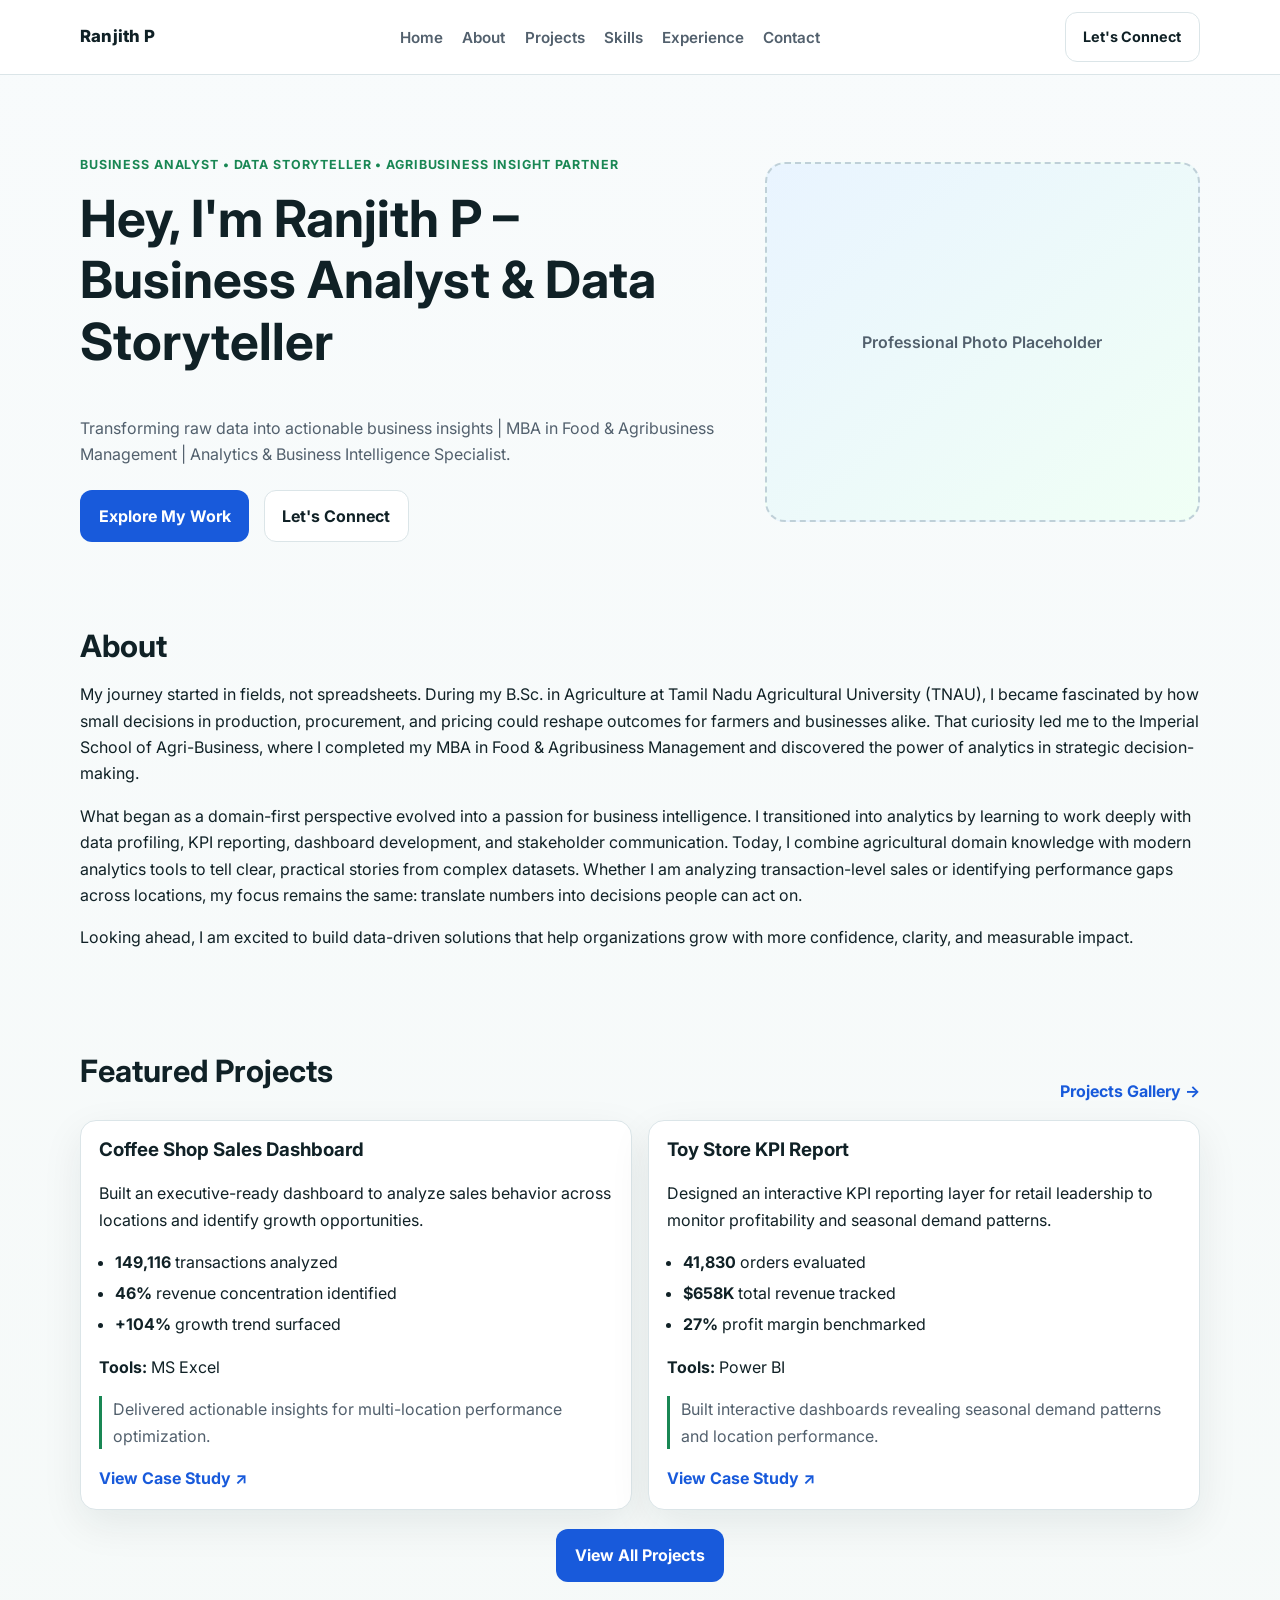
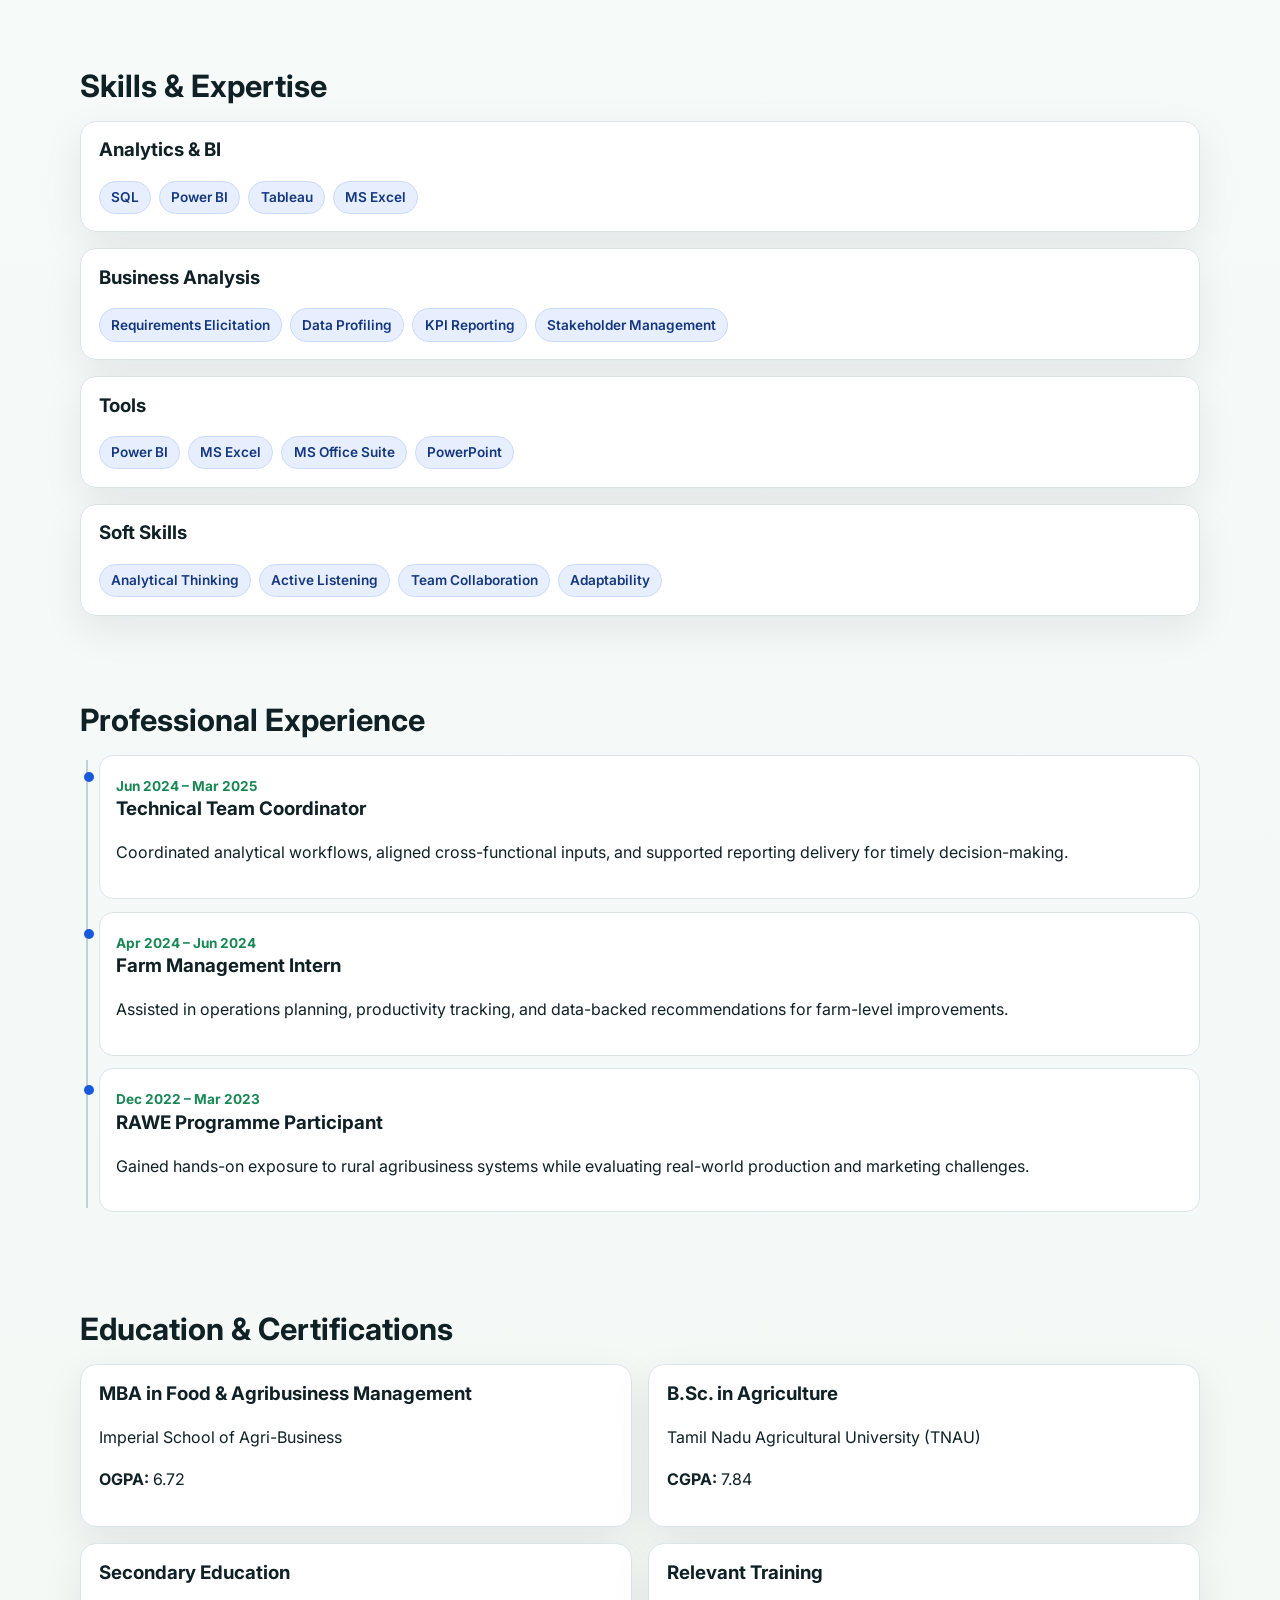
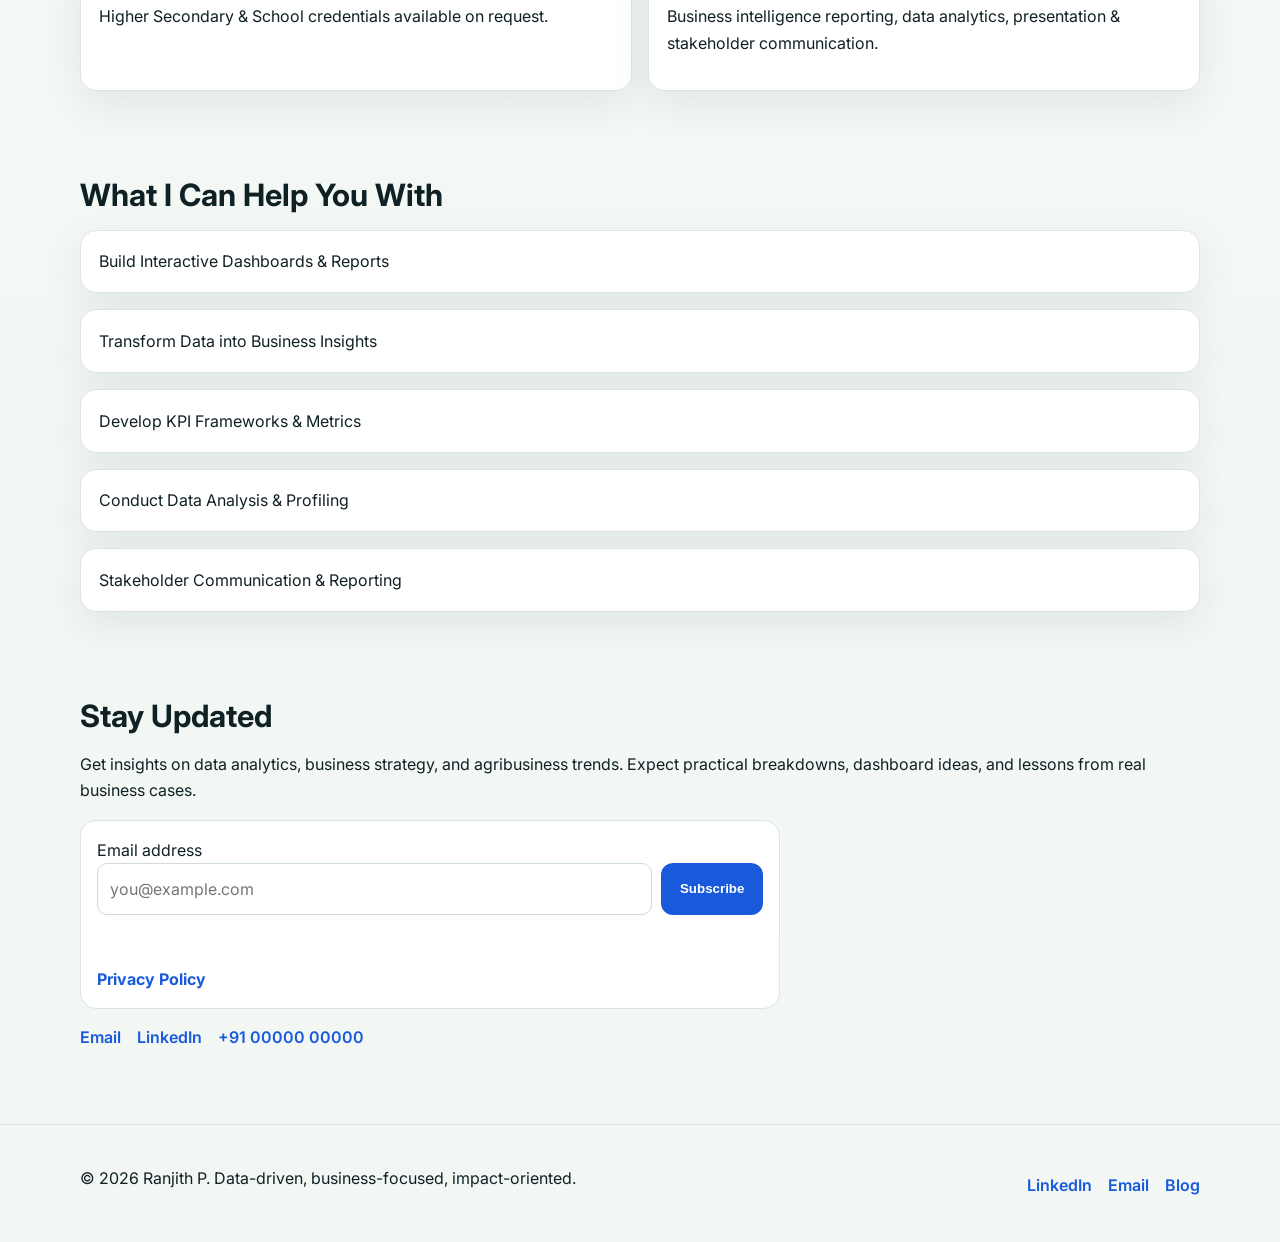
<file: index.html>
<!DOCTYPE html>
<html lang="en">
  <head>
    <meta charset="UTF-8" />
    <meta name="viewport" content="width=device-width, initial-scale=1.0" />
    <title>Ranjith P | Business Analyst Portfolio</title>
    <meta
      name="description"
      content="Portfolio of Ranjith P, Business Analyst specializing in data analytics, BI, and agribusiness insights."
    />
    <link rel="preconnect" href="https://fonts.googleapis.com" />
    <link rel="preconnect" href="https://fonts.gstatic.com" crossorigin />
    <link
      href="https://fonts.googleapis.com/css2?family=Inter:wght@400;500;600;700;800&display=swap"
      rel="stylesheet"
    />
    <link rel="stylesheet" href="styles.css" />
  </head>
  <body>
    <header class="site-header" id="home">
      <nav class="container nav">
        <a href="index.html#home" class="logo">Ranjith P</a>
        <button class="menu-toggle" aria-label="Toggle menu">☰</button>
        <ul class="nav-links">
          <li><a href="#home">Home</a></li>
          <li><a href="#about">About</a></li>
          <li><a href="#projects">Projects</a></li>
          <li><a href="#skills">Skills</a></li>
          <li><a href="#experience">Experience</a></li>
          <li><a href="#contact">Contact</a></li>
        </ul>
        <a class="btn btn-outline nav-cta" href="contact.html">Let's Connect</a>
      </nav>
    </header>

    <main>
      <section class="hero section container reveal">
        <div class="hero-content">
          <p class="eyebrow">Business Analyst • Data Storyteller • Agribusiness Insight Partner</p>
          <h1>Hey, I'm Ranjith P – Business Analyst &amp; Data Storyteller</h1>
          <p class="hero-text">
            Transforming raw data into actionable business insights | MBA in Food &amp;
            Agribusiness Management | Analytics &amp; Business Intelligence Specialist.
          </p>
          <div class="hero-actions">
            <a class="btn btn-primary" href="#projects">Explore My Work</a>
            <a class="btn btn-outline" href="#contact">Let's Connect</a>
          </div>
        </div>
        <div class="hero-photo" role="img" aria-label="Professional profile photo placeholder">
          <span>Professional Photo Placeholder</span>
        </div>
      </section>

      <section class="section container reveal" id="about">
        <h2>About</h2>
        <p>
          My journey started in fields, not spreadsheets. During my B.Sc. in Agriculture at Tamil Nadu
          Agricultural University (TNAU), I became fascinated by how small decisions in production,
          procurement, and pricing could reshape outcomes for farmers and businesses alike. That curiosity
          led me to the Imperial School of Agri-Business, where I completed my MBA in Food &amp;
          Agribusiness Management and discovered the power of analytics in strategic decision-making.
        </p>
        <p>
          What began as a domain-first perspective evolved into a passion for business intelligence. I
          transitioned into analytics by learning to work deeply with data profiling, KPI reporting,
          dashboard development, and stakeholder communication. Today, I combine agricultural domain
          knowledge with modern analytics tools to tell clear, practical stories from complex datasets.
          Whether I am analyzing transaction-level sales or identifying performance gaps across locations,
          my focus remains the same: translate numbers into decisions people can act on.
        </p>
        <p>
          Looking ahead, I am excited to build data-driven solutions that help organizations grow with more
          confidence, clarity, and measurable impact.
        </p>
      </section>

      <section class="section container reveal" id="projects">
        <div class="section-heading">
          <h2>Featured Projects</h2>
          <a class="text-link" href="projects.html">Projects Gallery →</a>
        </div>
        <div class="projects-grid two-col">
          <article class="project-card">
            <h3>Coffee Shop Sales Dashboard</h3>
            <p>
              Built an executive-ready dashboard to analyze sales behavior across locations and identify
              growth opportunities.
            </p>
            <ul class="metric-list">
              <li><strong>149,116</strong> transactions analyzed</li>
              <li><strong>46%</strong> revenue concentration identified</li>
              <li><strong>+104%</strong> growth trend surfaced</li>
            </ul>
            <p><strong>Tools:</strong> MS Excel</p>
            <p class="impact">Delivered actionable insights for multi-location performance optimization.</p>
            <a href="#" class="project-link">View Case Study ↗</a>
          </article>

          <article class="project-card">
            <h3>Toy Store KPI Report</h3>
            <p>
              Designed an interactive KPI reporting layer for retail leadership to monitor profitability and
              seasonal demand patterns.
            </p>
            <ul class="metric-list">
              <li><strong>41,830</strong> orders evaluated</li>
              <li><strong>$658K</strong> total revenue tracked</li>
              <li><strong>27%</strong> profit margin benchmarked</li>
            </ul>
            <p><strong>Tools:</strong> Power BI</p>
            <p class="impact">
              Built interactive dashboards revealing seasonal demand patterns and location performance.
            </p>
            <a href="#" class="project-link">View Case Study ↗</a>
          </article>
        </div>
        <div class="center mt-lg">
          <a class="btn btn-primary" href="projects.html">View All Projects</a>
        </div>
      </section>

      <section class="section container reveal" id="skills">
        <h2>Skills &amp; Expertise</h2>
        <div class="skills-categories">
          <article class="card">
            <h3>Analytics &amp; BI</h3>
            <div class="badge-wrap">
              <span class="badge">SQL</span><span class="badge">Power BI</span><span class="badge">Tableau</span
              ><span class="badge">MS Excel</span>
            </div>
          </article>
          <article class="card">
            <h3>Business Analysis</h3>
            <div class="badge-wrap">
              <span class="badge">Requirements Elicitation</span>
              <span class="badge">Data Profiling</span>
              <span class="badge">KPI Reporting</span>
              <span class="badge">Stakeholder Management</span>
            </div>
          </article>
          <article class="card">
            <h3>Tools</h3>
            <div class="badge-wrap">
              <span class="badge">Power BI</span><span class="badge">MS Excel</span>
              <span class="badge">MS Office Suite</span><span class="badge">PowerPoint</span>
            </div>
          </article>
          <article class="card">
            <h3>Soft Skills</h3>
            <div class="badge-wrap">
              <span class="badge">Analytical Thinking</span><span class="badge">Active Listening</span>
              <span class="badge">Team Collaboration</span><span class="badge">Adaptability</span>
            </div>
          </article>
        </div>
      </section>

      <section class="section container reveal" id="experience">
        <h2>Professional Experience</h2>
        <div class="timeline">
          <article class="timeline-item">
            <span class="timeline-date">Jun 2024 – Mar 2025</span>
            <h3>Technical Team Coordinator</h3>
            <p>
              Coordinated analytical workflows, aligned cross-functional inputs, and supported reporting
              delivery for timely decision-making.
            </p>
          </article>
          <article class="timeline-item">
            <span class="timeline-date">Apr 2024 – Jun 2024</span>
            <h3>Farm Management Intern</h3>
            <p>
              Assisted in operations planning, productivity tracking, and data-backed recommendations for
              farm-level improvements.
            </p>
          </article>
          <article class="timeline-item">
            <span class="timeline-date">Dec 2022 – Mar 2023</span>
            <h3>RAWE Programme Participant</h3>
            <p>
              Gained hands-on exposure to rural agribusiness systems while evaluating real-world production
              and marketing challenges.
            </p>
          </article>
        </div>
      </section>

      <section class="section container reveal" id="education">
        <h2>Education &amp; Certifications</h2>
        <div class="edu-grid two-col">
          <article class="card">
            <h3>MBA in Food &amp; Agribusiness Management</h3>
            <p>Imperial School of Agri-Business</p>
            <p><strong>OGPA:</strong> 6.72</p>
          </article>
          <article class="card">
            <h3>B.Sc. in Agriculture</h3>
            <p>Tamil Nadu Agricultural University (TNAU)</p>
            <p><strong>CGPA:</strong> 7.84</p>
          </article>
          <article class="card">
            <h3>Secondary Education</h3>
            <p>Higher Secondary &amp; School credentials available on request.</p>
          </article>
          <article class="card">
            <h3>Relevant Training</h3>
            <p>Business intelligence reporting, data analytics, presentation &amp; stakeholder communication.</p>
          </article>
        </div>
      </section>

      <section class="section container reveal" id="services">
        <h2>What I Can Help You With</h2>
        <div class="services-grid">
          <article class="service-card">Build Interactive Dashboards &amp; Reports</article>
          <article class="service-card">Transform Data into Business Insights</article>
          <article class="service-card">Develop KPI Frameworks &amp; Metrics</article>
          <article class="service-card">Conduct Data Analysis &amp; Profiling</article>
          <article class="service-card">Stakeholder Communication &amp; Reporting</article>
        </div>
      </section>

      <section class="section container reveal" id="contact">
        <h2>Stay Updated</h2>
        <p>
          Get insights on data analytics, business strategy, and agribusiness trends. Expect practical
          breakdowns, dashboard ideas, and lessons from real business cases.
        </p>
        <form class="newsletter" id="newsletterForm">
          <label for="email">Email address</label>
          <div class="newsletter-row">
            <input id="email" name="email" type="email" required placeholder="you@example.com" />
            <button class="btn btn-primary" type="submit">Subscribe</button>
          </div>
          <p class="form-status" role="status" aria-live="polite"></p>
          <a class="text-link" href="#">Privacy Policy</a>
        </form>
        <div class="contact-links">
          <a href="mailto:ranjithp@example.com">Email</a>
          <a href="https://www.linkedin.com" target="_blank" rel="noreferrer">LinkedIn</a>
          <a href="tel:+910000000000">+91 00000 00000</a>
        </div>
      </section>
    </main>

    <footer class="site-footer">
      <div class="container footer-inner">
        <p>© <span id="year"></span> Ranjith P. Data-driven, business-focused, impact-oriented.</p>
        <div class="socials">
          <a href="https://www.linkedin.com" target="_blank" rel="noreferrer">LinkedIn</a>
          <a href="mailto:ranjithp@example.com">Email</a>
          <a href="blog.html">Blog</a>
        </div>
      </div>
    </footer>

    <script src="script.js"></script>
  </body>
</html>
</file>
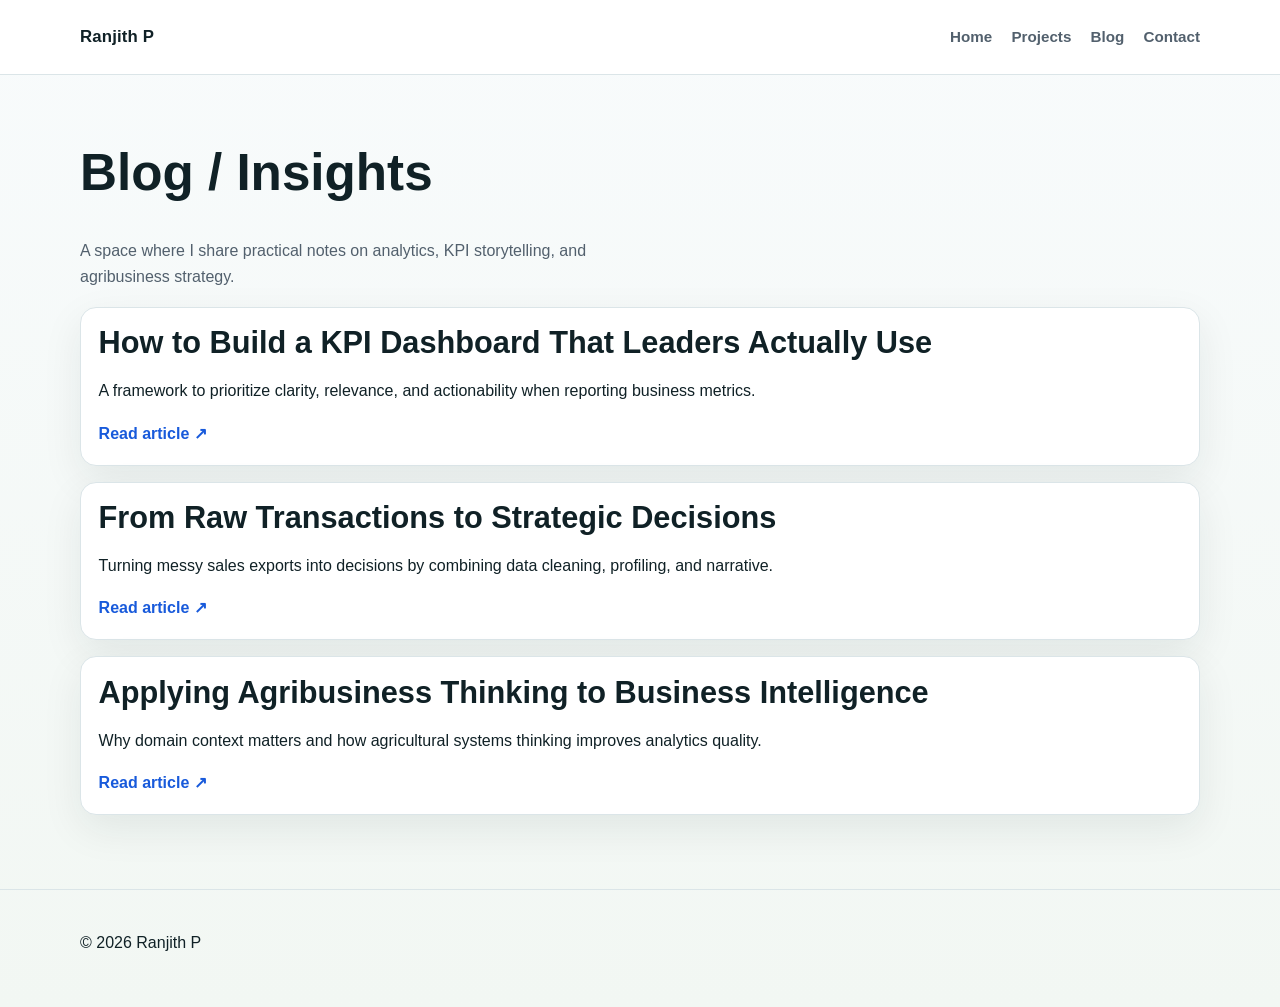
<file: blog.html>
<!DOCTYPE html>
<html lang="en">
  <head>
    <meta charset="UTF-8" />
    <meta name="viewport" content="width=device-width, initial-scale=1.0" />
    <title>Blog & Insights | Ranjith P</title>
    <link rel="stylesheet" href="styles.css" />
  </head>
  <body>
    <header class="site-header">
      <nav class="container nav">
        <a href="index.html" class="logo">Ranjith P</a>
        <ul class="nav-links static">
          <li><a href="index.html">Home</a></li>
          <li><a href="projects.html">Projects</a></li>
          <li><a href="blog.html">Blog</a></li>
          <li><a href="contact.html">Contact</a></li>
        </ul>
      </nav>
    </header>

    <main class="container section">
      <h1>Blog / Insights</h1>
      <p class="hero-text">
        A space where I share practical notes on analytics, KPI storytelling, and agribusiness strategy.
      </p>

      <div class="insights-grid">
        <article class="card reveal">
          <h2>How to Build a KPI Dashboard That Leaders Actually Use</h2>
          <p>
            A framework to prioritize clarity, relevance, and actionability when reporting business metrics.
          </p>
          <a href="#" class="project-link">Read article ↗</a>
        </article>
        <article class="card reveal">
          <h2>From Raw Transactions to Strategic Decisions</h2>
          <p>
            Turning messy sales exports into decisions by combining data cleaning, profiling, and narrative.
          </p>
          <a href="#" class="project-link">Read article ↗</a>
        </article>
        <article class="card reveal">
          <h2>Applying Agribusiness Thinking to Business Intelligence</h2>
          <p>
            Why domain context matters and how agricultural systems thinking improves analytics quality.
          </p>
          <a href="#" class="project-link">Read article ↗</a>
        </article>
      </div>
    </main>

    <footer class="site-footer">
      <div class="container footer-inner">
        <p>© <span id="year"></span> Ranjith P</p>
      </div>
    </footer>

    <script src="script.js"></script>
  </body>
</html>
</file>
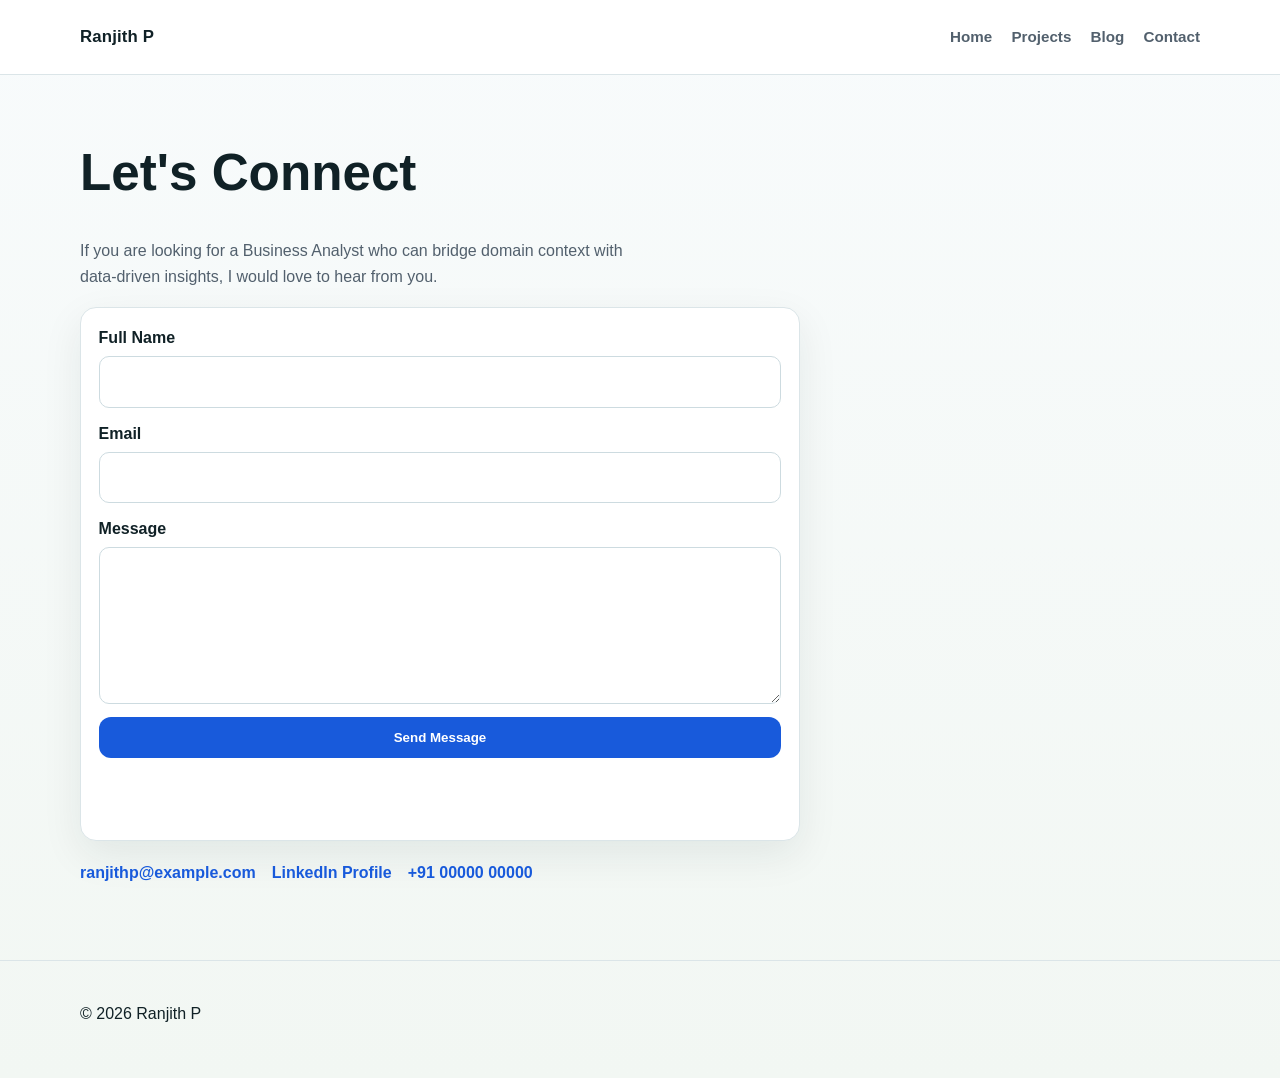
<file: contact.html>
<!DOCTYPE html>
<html lang="en">
  <head>
    <meta charset="UTF-8" />
    <meta name="viewport" content="width=device-width, initial-scale=1.0" />
    <title>Contact | Ranjith P</title>
    <link rel="stylesheet" href="styles.css" />
  </head>
  <body>
    <header class="site-header">
      <nav class="container nav">
        <a href="index.html" class="logo">Ranjith P</a>
        <ul class="nav-links static">
          <li><a href="index.html">Home</a></li>
          <li><a href="projects.html">Projects</a></li>
          <li><a href="blog.html">Blog</a></li>
          <li><a href="contact.html">Contact</a></li>
        </ul>
      </nav>
    </header>

    <main class="container section">
      <h1>Let's Connect</h1>
      <p class="hero-text">
        If you are looking for a Business Analyst who can bridge domain context with data-driven insights,
        I would love to hear from you.
      </p>

      <form class="contact-form card" id="contactForm">
        <label>
          Full Name
          <input type="text" name="name" required />
        </label>
        <label>
          Email
          <input type="email" name="email" required />
        </label>
        <label>
          Message
          <textarea name="message" rows="5" required></textarea>
        </label>
        <button type="submit" class="btn btn-primary">Send Message</button>
        <p class="form-status" role="status" aria-live="polite"></p>
      </form>

      <div class="contact-links mt-lg">
        <a href="mailto:ranjithp@example.com">ranjithp@example.com</a>
        <a href="https://www.linkedin.com" target="_blank" rel="noreferrer">LinkedIn Profile</a>
        <a href="tel:+910000000000">+91 00000 00000</a>
      </div>
    </main>

    <footer class="site-footer">
      <div class="container footer-inner">
        <p>© <span id="year"></span> Ranjith P</p>
      </div>
    </footer>

    <script src="script.js"></script>
  </body>
</html>
</file>
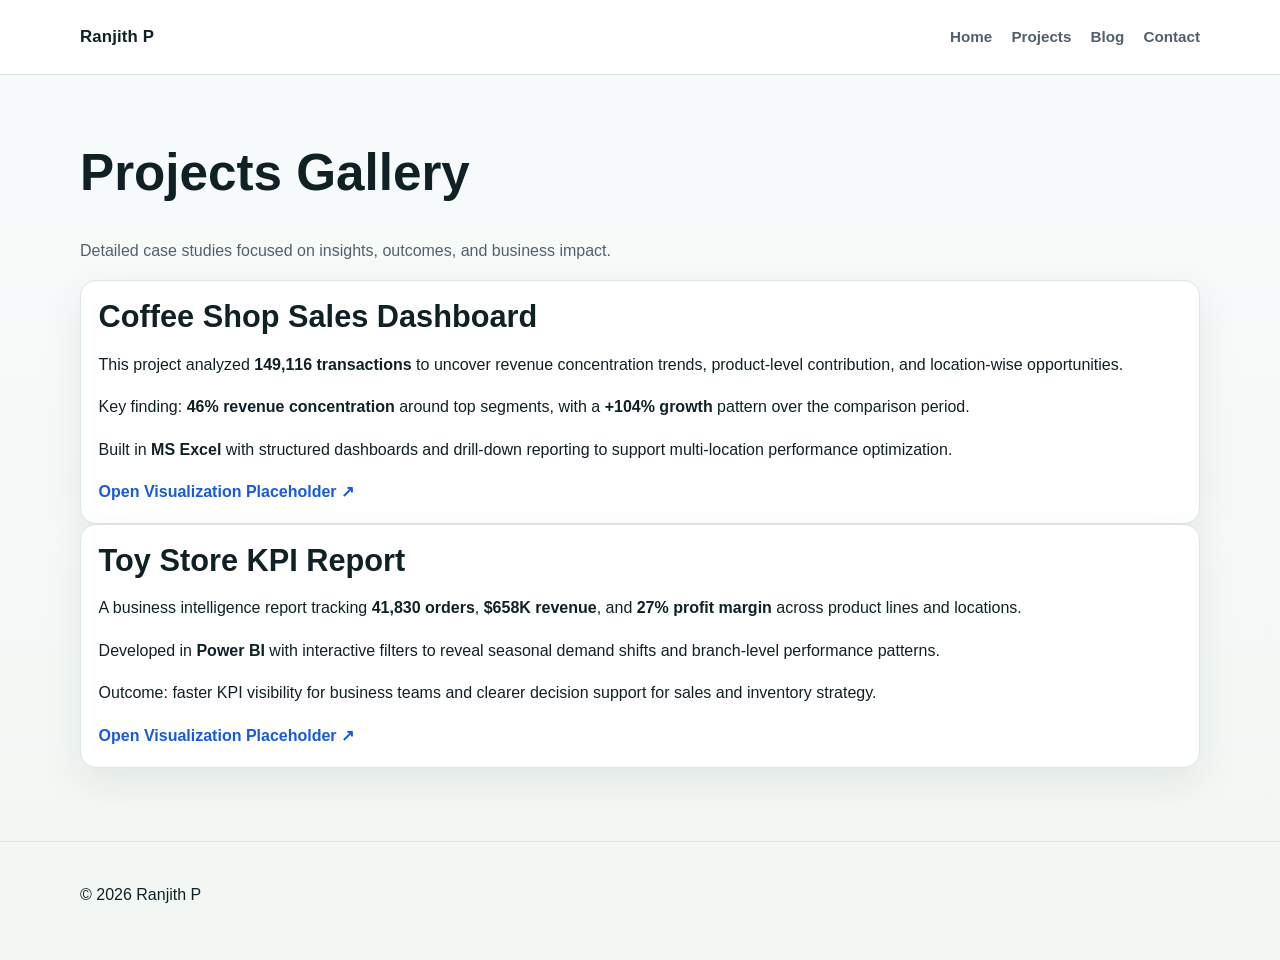
<file: projects.html>
<!DOCTYPE html>
<html lang="en">
  <head>
    <meta charset="UTF-8" />
    <meta name="viewport" content="width=device-width, initial-scale=1.0" />
    <title>Projects | Ranjith P</title>
    <link rel="stylesheet" href="styles.css" />
  </head>
  <body>
    <header class="site-header">
      <nav class="container nav">
        <a href="index.html" class="logo">Ranjith P</a>
        <ul class="nav-links static">
          <li><a href="index.html">Home</a></li>
          <li><a href="projects.html">Projects</a></li>
          <li><a href="blog.html">Blog</a></li>
          <li><a href="contact.html">Contact</a></li>
        </ul>
      </nav>
    </header>

    <main class="container section">
      <h1>Projects Gallery</h1>
      <p class="hero-text">Detailed case studies focused on insights, outcomes, and business impact.</p>

      <section class="project-case card reveal">
        <h2>Coffee Shop Sales Dashboard</h2>
        <p>
          This project analyzed <strong>149,116 transactions</strong> to uncover revenue concentration trends,
          product-level contribution, and location-wise opportunities.
        </p>
        <p>
          Key finding: <strong>46% revenue concentration</strong> around top segments, with a
          <strong>+104% growth</strong> pattern over the comparison period.
        </p>
        <p>
          Built in <strong>MS Excel</strong> with structured dashboards and drill-down reporting to support
          multi-location performance optimization.
        </p>
        <a href="#" class="project-link">Open Visualization Placeholder ↗</a>
      </section>

      <section class="project-case card reveal">
        <h2>Toy Store KPI Report</h2>
        <p>
          A business intelligence report tracking <strong>41,830 orders</strong>, <strong>$658K revenue</strong>,
          and <strong>27% profit margin</strong> across product lines and locations.
        </p>
        <p>
          Developed in <strong>Power BI</strong> with interactive filters to reveal seasonal demand shifts and
          branch-level performance patterns.
        </p>
        <p>
          Outcome: faster KPI visibility for business teams and clearer decision support for sales and
          inventory strategy.
        </p>
        <a href="#" class="project-link">Open Visualization Placeholder ↗</a>
      </section>
    </main>

    <footer class="site-footer">
      <div class="container footer-inner">
        <p>© <span id="year"></span> Ranjith P</p>
      </div>
    </footer>

    <script src="script.js"></script>
  </body>
</html>
</file>
<file: styles.css>
:root {
  --bg: #f5f8f7;
  --surface: #ffffff;
  --text: #102126;
  --muted: #52606d;
  --primary: #185adb;
  --primary-soft: #e7efff;
  --accent: #198754;
  --border: #dbe5e8;
  --shadow: 0 14px 40px rgba(16, 33, 38, 0.08);
}

* {
  box-sizing: border-box;
}

html {
  scroll-behavior: smooth;
}

body {
  margin: 0;
  font-family: "Inter", sans-serif;
  color: var(--text);
  background: linear-gradient(180deg, #f8fbfc, #f2f7f3);
  line-height: 1.65;
}

.container {
  width: min(1120px, 92%);
  margin: 0 auto;
}

.site-header {
  position: sticky;
  top: 0;
  z-index: 50;
  background: color-mix(in srgb, var(--surface), transparent 8%);
  backdrop-filter: blur(10px);
  border-bottom: 1px solid var(--border);
}

.nav {
  min-height: 74px;
  display: flex;
  align-items: center;
  justify-content: space-between;
  gap: 1rem;
}

.logo {
  font-size: 1.05rem;
  letter-spacing: 0.01em;
  font-weight: 800;
  color: var(--text);
  text-decoration: none;
}

.nav-links {
  list-style: none;
  margin: 0;
  padding: 0;
  display: flex;
  align-items: center;
  gap: 1.2rem;
}

.nav-links a {
  color: var(--muted);
  text-decoration: none;
  font-weight: 600;
  font-size: 0.95rem;
}

.nav-links a:hover {
  color: var(--primary);
}

.nav-cta {
  font-size: 0.9rem;
}

.section {
  padding: 4.2rem 0 1.2rem;
}

h1,
h2,
h3 {
  line-height: 1.2;
  margin-top: 0;
}

h1 {
  font-size: clamp(2rem, 4vw, 3.2rem);
}

h2 {
  font-size: clamp(1.4rem, 2.4vw, 2rem);
  margin-bottom: 0.9rem;
}

.eyebrow {
  color: var(--accent);
  font-weight: 700;
  text-transform: uppercase;
  letter-spacing: 0.07em;
  font-size: 0.78rem;
}

.hero {
  display: grid;
  grid-template-columns: 1.2fr 0.8fr;
  gap: 2rem;
  align-items: center;
}

.hero-text {
  color: var(--muted);
  max-width: 64ch;
}

.hero-actions {
  display: flex;
  gap: 0.9rem;
  margin-top: 1.4rem;
}

.hero-photo {
  min-height: 360px;
  border: 2px dashed #bfd0d8;
  border-radius: 20px;
  background: linear-gradient(140deg, #e9f4ff, #f0fff5);
  color: var(--muted);
  display: grid;
  place-items: center;
  font-weight: 600;
  text-align: center;
  padding: 1rem;
}

.section-heading {
  display: flex;
  align-items: end;
  justify-content: space-between;
  gap: 1rem;
}

.text-link {
  color: var(--primary);
  font-weight: 700;
  text-decoration: none;
}

.btn {
  display: inline-flex;
  align-items: center;
  justify-content: center;
  border-radius: 12px;
  border: 1px solid transparent;
  padding: 0.75rem 1.1rem;
  font-weight: 700;
  text-decoration: none;
  cursor: pointer;
}

.btn-primary {
  background: var(--primary);
  color: #fff;
}

.btn-outline {
  border-color: var(--border);
  color: var(--text);
  background: var(--surface);
}

.two-col {
  grid-template-columns: repeat(2, minmax(0, 1fr));
}

.projects-grid,
.skills-categories,
.edu-grid,
.services-grid,
.insights-grid {
  display: grid;
  gap: 1rem;
  margin-top: 1rem;
}

.project-card,
.card,
.service-card,
.project-case {
  background: var(--surface);
  border: 1px solid var(--border);
  border-radius: 16px;
  padding: 1.1rem;
  box-shadow: var(--shadow);
}

.metric-list {
  margin: 0.8rem 0;
  padding-left: 1rem;
}

.metric-list li {
  margin-bottom: 0.3rem;
}

.impact {
  border-left: 3px solid var(--accent);
  padding-left: 0.7rem;
  color: var(--muted);
}

.project-link {
  text-decoration: none;
  font-weight: 700;
  color: var(--primary);
}

.badge-wrap {
  display: flex;
  flex-wrap: wrap;
  gap: 0.5rem;
}

.badge {
  background: var(--primary-soft);
  color: #15377f;
  border: 1px solid #cbdafb;
  border-radius: 999px;
  padding: 0.28rem 0.7rem;
  font-weight: 600;
  font-size: 0.85rem;
}

.timeline {
  position: relative;
  margin-top: 1rem;
  padding-left: 1.2rem;
}

.timeline::before {
  content: "";
  position: absolute;
  left: 0.4rem;
  top: 0.3rem;
  bottom: 0.3rem;
  width: 2px;
  background: #bdd3d8;
}

.timeline-item {
  position: relative;
  background: var(--surface);
  border: 1px solid var(--border);
  border-radius: 14px;
  padding: 1rem;
  margin-bottom: 0.8rem;
}

.timeline-item::before {
  content: "";
  position: absolute;
  left: -1rem;
  top: 1rem;
  width: 10px;
  height: 10px;
  border-radius: 50%;
  background: var(--primary);
}

.timeline-date {
  color: var(--accent);
  font-size: 0.85rem;
  font-weight: 700;
}

.newsletter {
  background: var(--surface);
  border: 1px solid var(--border);
  border-radius: 16px;
  padding: 1rem;
  max-width: 700px;
}

.newsletter-row {
  display: flex;
  gap: 0.6rem;
}

input,
textarea {
  border: 1px solid #cddbe0;
  background: #fff;
  color: var(--text);
  border-radius: 10px;
  padding: 0.72rem;
  font: inherit;
  width: 100%;
}

.form-status {
  min-height: 1.2rem;
  color: var(--accent);
  font-weight: 600;
}

.contact-form {
  max-width: 720px;
  display: grid;
  gap: 0.8rem;
}

.contact-form label {
  display: grid;
  gap: 0.3rem;
  font-weight: 600;
}

.contact-links,
.socials {
  display: flex;
  flex-wrap: wrap;
  gap: 1rem;
  margin-top: 0.9rem;
}

.contact-links a,
.socials a {
  color: var(--primary);
  font-weight: 600;
  text-decoration: none;
}

.site-footer {
  border-top: 1px solid var(--border);
  margin-top: 3.4rem;
  padding: 1.5rem 0 2.2rem;
}

.footer-inner {
  display: flex;
  align-items: center;
  justify-content: space-between;
  gap: 1rem;
}

.center {
  text-align: center;
}

.mt-lg {
  margin-top: 1.2rem;
}

.menu-toggle {
  display: none;
  border: 1px solid var(--border);
  background: var(--surface);
  border-radius: 10px;
  padding: 0.3rem 0.55rem;
}

.reveal {
  opacity: 0;
  transform: translateY(14px);
  transition: opacity 0.6s ease, transform 0.6s ease;
}

.reveal.visible {
  opacity: 1;
  transform: translateY(0);
}

@media (max-width: 900px) {
  .hero,
  .two-col {
    grid-template-columns: 1fr;
  }

  .footer-inner {
    flex-direction: column;
    align-items: flex-start;
  }
}

@media (max-width: 760px) {
  .menu-toggle {
    display: inline-block;
  }

  .nav-links {
    position: absolute;
    left: 0;
    right: 0;
    top: 74px;
    background: var(--surface);
    border-bottom: 1px solid var(--border);
    padding: 1rem 4%;
    flex-direction: column;
    align-items: flex-start;
    transform: scaleY(0);
    transform-origin: top;
    transition: transform 0.2s ease;
  }

  .nav-links.open {
    transform: scaleY(1);
  }

  .nav-links.static {
    position: static;
    transform: none;
    flex-direction: row;
    border: 0;
    padding: 0;
  }

  .nav-cta {
    display: none;
  }

  .newsletter-row {
    flex-direction: column;
  }
}
</file>
